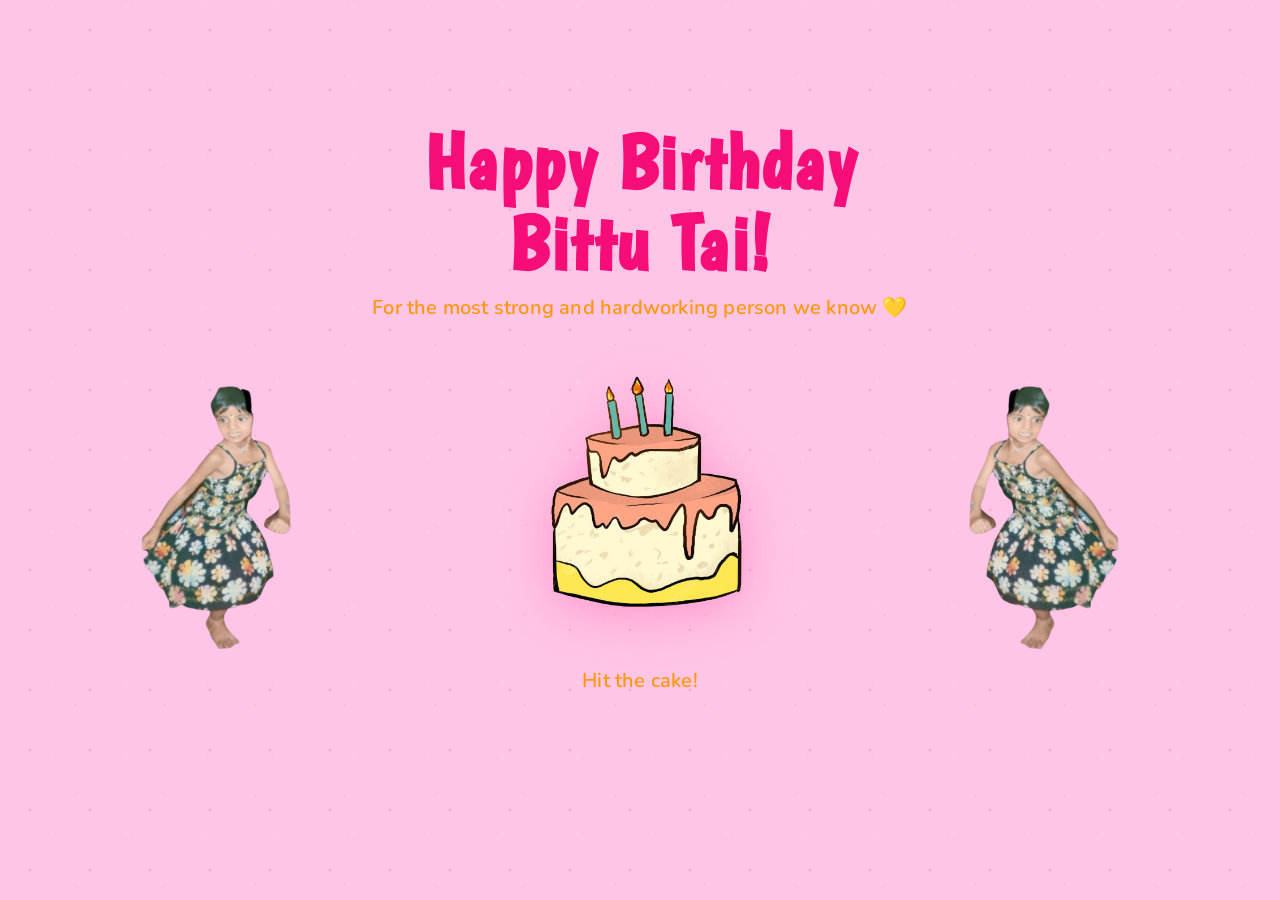
<file: index.html>
<!DOCTYPE html>
<html lang="en">

<head>
    <meta charset="UTF-8">
    <meta name="viewport" content="width=device-width, initial-scale=1.0">
    <title>Happy 25th Birthday Bittu Tai! 🎂</title>

    <!-- Google Fonts: Boogaloo for headings, Nunito for body -->
    <link rel="preconnect" href="https://fonts.googleapis.com">
    <link rel="preconnect" href="https://fonts.gstatic.com" crossorigin>
    <link href="https://fonts.googleapis.com/css2?family=Boogaloo&family=Nunito:wght@400;600;700&display=swap"
        rel="stylesheet">
    <link rel="stylesheet" href="style.css">

</head>

<body>
    <div class="page">

        <audio id="bgMusic" loop>
            <!-- <source src="music.mp3" type="audio/mp3"> -->
        </audio>

        <!-- <div class="age-badge">✨ 25 Years of Amazingness ✨</div> -->

        <h1>Happy Birthday<br>Bittu Tai!</h1>

        <h3>For the most strong and hardworking person we know 💛</h3>

        
        <div class="photo-wrap">
            <img src="left.png" class="side-img left">
            <img src="img1.png" alt="Birthday Cake" class="cake-img" onclick="celebrate()">
            <img src="right.png" class="side-img right">
        </div>

        <p class="cake-btn" onclick="celebrate()">
            Hit the cake!
        </p>

        <p class="message" id="msg">🎉 Wishing you the happiest 25th Birthday! 🎉</p>

    </div>
    <div class="balloon-container"></div>

    <script src="script.js"> </script>

    <style>
        @keyframes fall {
            0% {
                transform: translateY(0) rotate(0deg);
                opacity: 1;
            }

            100% {
                transform: translateY(105vh) rotate(720deg);
                opacity: 0;
            }
        }
    </style>
    
</body>

</html>
</file>
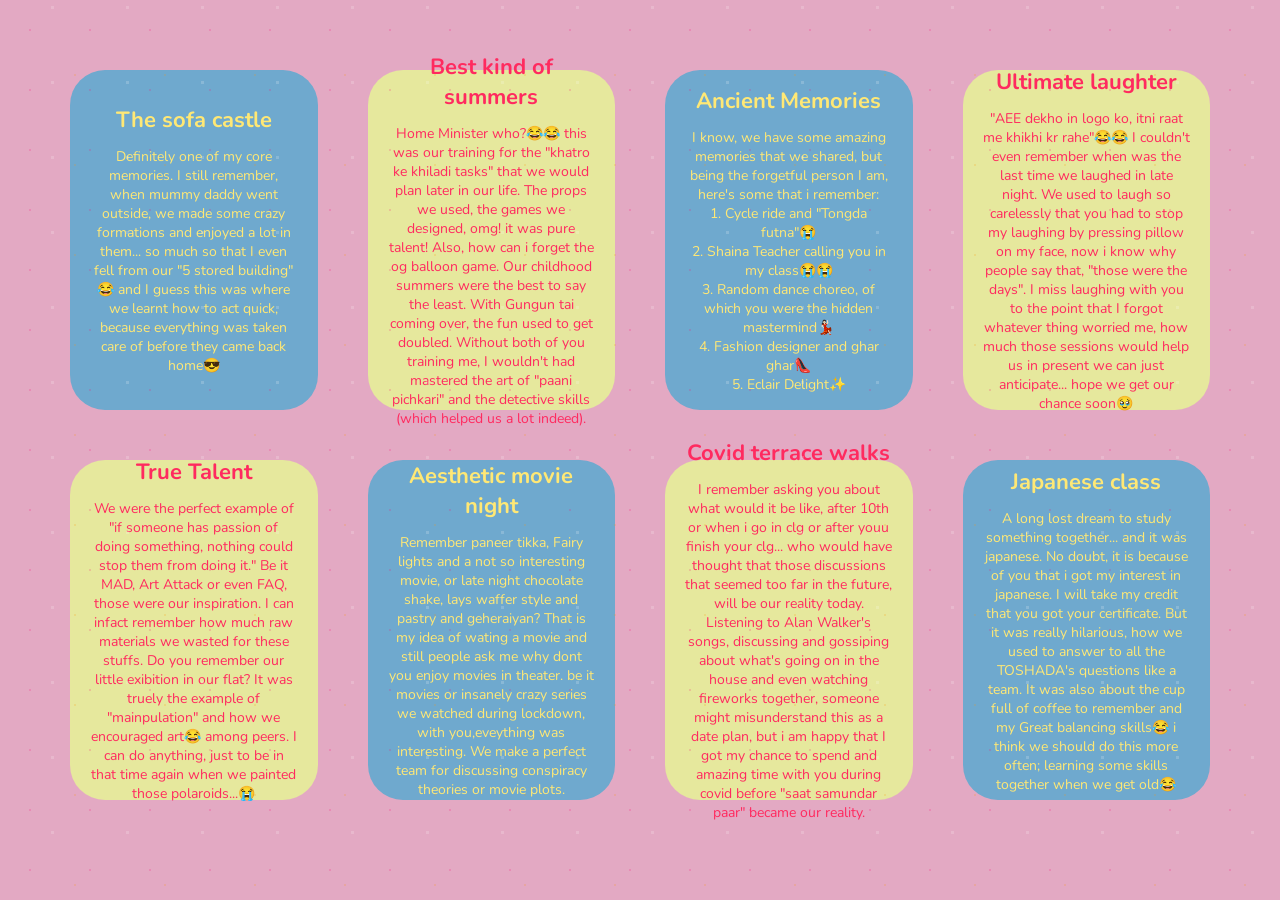
<file: diary.html>
<!DOCTYPE html>
<html lang="en">

<head>
    <meta charset="UTF-8">
    <meta name="viewport" content="width=device-width, initial-scale=1.0">

    <title>Memory Diary</title>

    <link href="https://fonts.googleapis.com/css2?family=Nunito:wght@400;700&display=swap" rel="stylesheet">

    <style>
        body {
            margin: 0;
            background: #e3a9c3;
            font-family: 'Nunito', sans-serif;
        }

        body::before {
            content: '';
            position: fixed;
            inset: 0;
            background-image:
                radial-gradient(circle, #F70D77 1.5px, transparent 1.5px),
                radial-gradient(circle, #FF9809 1.5px, transparent 1.5px),
                radial-gradient(circle, #fff 1.5px, transparent 1.5px);
            background-size: 60px 60px, 90px 90px, 75px 75px;
            background-position: 0 0, 30px 30px, 15px 45px;
            opacity: 0.18;
            pointer-events: none;
            z-index: 0;
        }

        /* grid layout */

        .cards-container {
            display: grid;
            grid-template-columns: repeat(4, 1fr);
            gap: 50px;
            padding: 70px;
        }

        /* cards */

        .card {
            height: 300px;
            border-radius: 35px;
            display: flex;
            flex-direction: column;
            justify-content: center;
            align-items: center;
            text-align: center;
            padding: 20px;
            transition: all 0.35s ease;
        }

        /* hover animation */

        .card:hover {
            transform: translateY(-12px) scale(1.04);
            box-shadow: 0 20px 40px rgba(0, 0, 0, 0.15);
        }

        /* colors */

        .blue {
            background: #6fa9ce;
        }

        .yellow {
            background: #e6e89d;
        }

        /* title */

        .card-title {
            font-size: 22px;
            font-weight: 700;
            margin-bottom: 12px;
        }

        /* description */

        .card-body {
            font-size: 14px;
        }

        /* text colors */

        .yellow-text {
            color: #ffe875;
        }

        .pink-text {
            color: #ff2a5f;
        }
    </style>
</head>


<body>

    <div class="cards-container">

        <div class="card blue">
            <div class="card-title yellow-text">The sofa castle</div>
            <div class="card-body yellow-text">Definitely one of my core memories. I still remember, when mummy daddy
                went outside, we made some crazy formations and enjoyed a lot in them... so much so that I even fell
                from our "5 stored building" 😂 and I guess this was where we learnt how to act quick, because
                everything was taken care of before they came back home😎</div>
        </div>

        <div class="card yellow">
            <div class="card-title pink-text">Best kind of summers</div>
            <div class="card-body pink-text">Home Minister who?😂😂 this was our training for the "khatro ke khiladi
                tasks" that we would plan later in our life. The props we used, the games we designed, omg! it was pure
                talent! Also, how can i forget the og balloon game. Our childhood summers were the best to say the
                least. With Gungun tai coming over, the fun used
                to get doubled. Without both of you training me, I wouldn't had mastered the art of "paani pichkari" and
                the detective skills (which helped us a lot indeed). </div>
        </div>

        <div class="card blue">
            <div class="card-title yellow-text">Ancient Memories</div>
            <div class="card-body yellow-text">I know, we have some amazing memories that we shared, but being the
                forgetful person I am, here's some that i remember: <br>1. Cycle ride and "Tongda futna"😭 <br>2. Shaina
                Teacher calling you in my class😭😭 <br>3. Random dance choreo, of which you were the hidden
                mastermind💃🏻 <br>4. Fashion designer and ghar ghar👠 <br>5. Eclair Delight✨</div>
        </div>

        <div class="card yellow">
            <div class="card-title pink-text">Ultimate laughter</div>
            <div class="card-body pink-text">"AEE dekho in logo ko, itni raat me khikhi kr rahe"😂😂 I couldn't even
                remember when was the last time we laughed in late night. We used to laugh so carelessly that you had to
                stop my laughing by pressing pillow on my face, now i know why people say that, "those were the days". I
                miss laughing with you to the point that I forgot whatever thing worried me, how much those sessions
                would help us in present we can just anticipate... hope we get our chance soon🥹 </div>
        </div>

        <div class="card yellow">
            <div class="card-title pink-text">True Talent</div>
            <div class="card-body pink-text">We were the perfect example of "if someone has passion of doing something,
                nothing could stop them from doing it." Be it MAD, Art Attack or even FAQ, those were our inspiration. I
                can infact remember how much raw materials we wasted for these stuffs. Do you remember our little
                exibition in our flat? It was truely the example of "mainpulation" and how we encouraged art😂 among
                peers. I can do anything, just to be in that time again when we painted those polaroids...😭</div>
        </div>

        <div class="card blue">
            <div class="card-title yellow-text">Aesthetic movie night</div>
            <div class="card-body yellow-text">Remember paneer tikka, Fairy lights and a not so interesting movie, or
                late night chocolate shake, lays waffer style and pastry and geheraiyan? That is my idea of wating a
                movie and still people ask me why dont you enjoy movies in theater. be it movies or insanely crazy
                series we watched during lockdown, with you,eveything was interesting. We make a perfect team for
                discussing conspiracy theories or movie plots.</div>
        </div>

        <div class="card yellow">
            <div class="card-title pink-text">Covid terrace walks</div>
            <div class="card-body pink-text">I remember asking you about what would it be like, after 10th or when i go
                in clg or after youu finish your clg... who would have thought that those discussions that seemed too
                far in the future, will be our reality today. Listening to Alan Walker's songs, discussing and gossiping
                about what's going on in the house and even watching fireworks together, someone might misunderstand
                this as a date plan, but i am happy that I got my chance to spend and amazing time with you during covid
                before "saat samundar paar" became our reality. </div>
        </div>

        <div class="card blue">
            <div class="card-title yellow-text">Japanese class</div>
            <div class="card-body yellow-text">A long lost dream to study something together... and it was japanese. No
                doubt, it is because of you that i got my interest in japanese. I will take my credit that you got your
                certificate. But it was really hilarious, how we used to answer to all the TOSHADA's questions like a
                team. It was also about the cup full of coffee to remember and my Great balancing skills😂 i think we
                should do this more often; learning some skills together when we get old😂 </div>
        </div>

    </div>

</body>

</html>
</file>
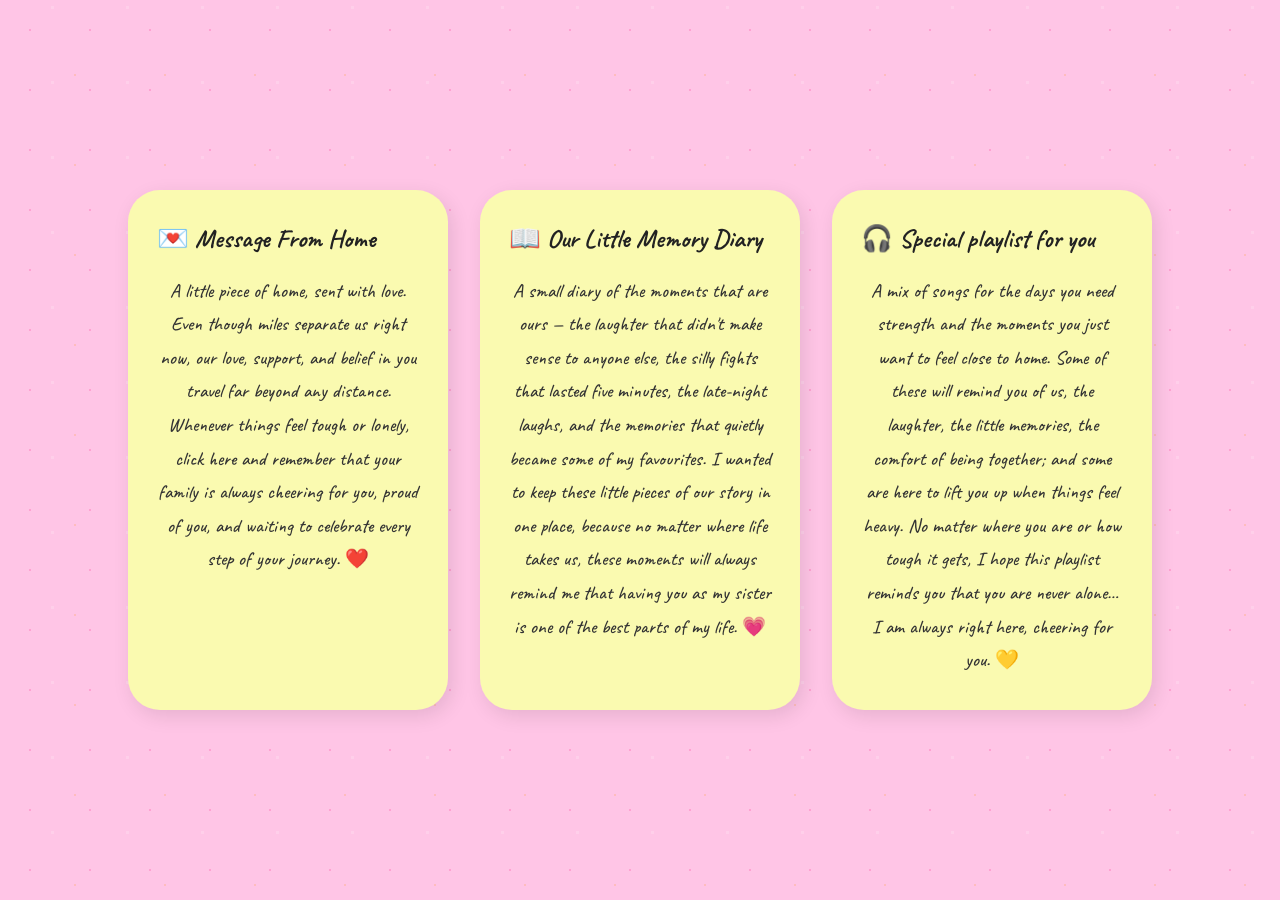
<file: page2.html>
<!DOCTYPE html>
<html lang="en">

<head>
  <meta charset="UTF-8">
  <meta name="viewport" content="width=device-width, initial-scale=1.0">
  <title>For Bittu Tai 💕</title>

  <link rel="preconnect" href="https://fonts.googleapis.com">
  <link rel="preconnect" href="https://fonts.gstatic.com" crossorigin>
  <link href="https://fonts.googleapis.com/css2?family=Caveat:wght@500;700&display=swap" rel="stylesheet">
  <link rel="stylesheet" href="style.css">

  <style>
    *,
    *::before,
    *::after {
      box-sizing: border-box;
      margin: 0;
      padding: 0;
    }

    body::before {
      content: '';
      position: fixed;
      inset: 0;
      background-image:
        radial-gradient(circle, #F70D77 1.5px, transparent 1.5px),
        radial-gradient(circle, #FF9809 1.5px, transparent 1.5px),
        radial-gradient(circle, #fff 1.5px, transparent 1.5px);
      background-size: 60px 60px, 90px 90px, 75px 75px;
      background-position: 0 0, 30px 30px, 15px 45px;
      opacity: 0.18;
      pointer-events: none;
      z-index: 0;
    }

    body {
      background-color: #FFC5E6;
      min-height: 100vh;
      display: flex;
      align-items: center;
      justify-content: center;
      padding: 3rem 1.5rem;
      font-family: 'Caveat', cursive;
    }

    .cards-wrapper {
      display: flex;
      flex-wrap: wrap;
      gap: 2rem;
      justify-content: center;
      max-width: 1100px;
      width: 100%;
    }

    .card {
      background: #FAFAB0;
      border-radius: 32px;
      padding: 2rem 1.8rem;
      width: 100%;
      max-width: 320px;
      box-shadow: 4px 6px 20px rgba(0, 0, 0, 0.10);
      display: flex;
      flex-direction: column;
      gap: 1.2rem;
      animation: fadeUp 0.7s ease both;
      cursor: pointer;
      transition: transform 0.2s ease, box-shadow 0.2s ease;
      text-decoration: none;
      color: inherit;
    }

    .card:hover {
      transform: translateY(-6px) scale(1.02);
      box-shadow: 6px 12px 28px rgba(0, 0, 0, 0.13);
    }

    .card:nth-child(1) {
      animation-delay: 0.1s;
    }

    .card:nth-child(2) {
      animation-delay: 0.25s;
    }

    .card:nth-child(3) {
      animation-delay: 0.4s;
    }

    @keyframes fadeUp {
      from {
        opacity: 0;
        transform: translateY(28px);
      }

      to {
        opacity: 1;
        transform: translateY(0);
      }
    }

    .card-title {
      font-size: clamp(1.3rem, 3.5vw, 1.6rem);
      font-weight: 700;
      color: #222;
      line-height: 1.3;
    }

    .card-body {
      font-size: clamp(1.05rem, 2.5vw, 1.2rem);
      font-weight: 500;
      color: #333;
      line-height: 1.75;
      text-align: center;
    }

    @media (max-width: 720px) {
      .card {
        max-width: 100%;
      }
    }
  </style>
</head>

<body>

  <div class="cards-wrapper">

    <audio id="bgMusic" loop>
      <source src="music.mp3" type="audio/mp3">
    </audio>

    <!-- Card 1: Message From Home -->
    <a class="card" href="https://drive.google.com/drive/folders/1i8ClMDcSlvaOQ01dHPzSbl_RQObsyRHM?usp=sharing">
      <div class="card-title">💌 Message From Home</div>
      <p class="card-body">
        A little piece of home, sent with love. Even though miles separate us right now,
        our love, support, and belief in you travel far beyond any distance. Whenever
        things feel tough or lonely, click here and remember that your family is always
        cheering for you, proud of you, and waiting to celebrate every step of your journey. ❤️
      </p>
    </a>

    <!-- Card 2: Memory Diary -->
    <a class="card" href="diary.html">
      <div class="card-title">📖 Our Little Memory Diary</div>
      <p class="card-body">
        A small diary of the moments that are ours — the laughter that didn't make sense
        to anyone else, the silly fights that lasted five minutes, the late-night laughs,
        and the memories that quietly became some of my favourites. I wanted to keep these
        little pieces of our story in one place, because no matter where life takes us,
        these moments will always remind me that having you as my sister is one of the best
        parts of my life. 💗
      </p>
    </a>

    <!-- Card 3: Songs -->
    <a class="card" href="https://open.spotify.com/playlist/4sb5DjQHjVAI8pZcqJ7XKT?si=45c6ca45cf1b43f6&pt=90b067469128b3dea803427d9952ef7a">
      <div class="card-title">🎧 Special playlist for you</div>
      <p class="card-body">
        A mix of songs for the days you need strength and the moments you just want to feel close to home. Some of these
        will remind you of us, the laughter, the little memories, the comfort of being together; and some are here to
        lift you up when things feel heavy. No matter where you are or how tough it gets, I hope this playlist reminds
        you that you are never alone… I am always right here, cheering for you. 💛
      </p>
    </a>

  </div>
  <div class="balloon-container"></div>
  <script src="script.js"> </script>


</body>

</html>
</file>
<file: style.css>
*,
 *::before,
 *::after {
   box-sizing: border-box;
   margin: 0;
   padding: 0;
 }

 :root {
   --pink-bg: #FFC5E6;
   --hot-pink: #F70D77;
   --orange: #FF9809;
   --white: #fff;
 }

 body {
   background-color: var(--pink-bg);
   min-height: 100vh;
   display: flex;
   align-items: center;
   justify-content: center;
   font-family: 'Nunito', sans-serif;
   overflow-x: hidden;
 }

 /* Subtle confetti dots in background */
 body::before {
   content: '';
   position: fixed;
   inset: 0;
   background-image:
     radial-gradient(circle, #F70D77 1.5px, transparent 1.5px),
     radial-gradient(circle, #FF9809 1.5px, transparent 1.5px),
     radial-gradient(circle, #fff 1.5px, transparent 1.5px);
   background-size: 60px 60px, 90px 90px, 75px 75px;
   background-position: 0 0, 30px 30px, 15px 45px;
   opacity: 0.18;
   pointer-events: none;
   z-index: 0;
 }

 .page {
   position: relative;
   z-index: 1;
   text-align: center;
   padding: 3rem 1.5rem 4rem;
   max-width: 700px;
   width: 100%;
   animation: fadeUp 0.9s ease both;
 }

 @keyframes fadeUp {
   from {
     opacity: 0;
     transform: translateY(32px);
   }

   to {
     opacity: 1;
     transform: translateY(0);
   }
 }

 h1 {
   font-family: 'Boogaloo', cursive;
   color: var(--hot-pink);
   font-size: clamp(2.5rem, 6vw, 5rem);
   line-height: 1.05;
   letter-spacing: 0.02em;
   margin-bottom: 0.6rem;
   animation: fadeUp 0.9s 0.2s ease both;
 }

 h3 {
   font-family: 'Nunito', sans-serif;
   color: var(--orange);
   font-size: clamp(0.95rem, 2.5vw, 1.25rem);
   font-weight: 600;
   letter-spacing: 0.01em;
   margin-bottom: 2.2rem;
   animation: fadeUp 0.9s 0.35s ease both;
 }

 /* Cake image */
 .photo-wrap {
   display: flex;
   justify-content: center;
   margin-bottom: 1.6rem;
   animation: fadeUp 0.9s 0.45s ease both;
 }

 .cake-img {
   width: clamp(180px, 48vw, 280px);
   height: auto;
   filter: drop-shadow(0 8px 24px rgba(247, 13, 119, 0.25));
   transition: transform 0.3s ease;
   cursor: pointer;
 }

 .cake-img:hover {
   transform: scale(1.06) rotate(-2deg);
 }

 .cake-btn {
   font-family: 'Nunito', sans-serif;
   color: var(--orange);
   font-size: clamp(0.95rem, 2.5vw, 1.25rem);
   font-weight: 600;
   letter-spacing: 0.01em;
   margin-bottom: 2.2rem;
   animation: fadeUp 0.9s 0.35s ease both;
 }

 /* Cake button */
 /* .cake-btn {
      display: inline-flex;
      align-items: center;
      gap: 0.5rem;
      background: var(--hot-pink);
      color: var(--white);
      font-family: 'Nunito', sans-serif;
      font-size: clamp(0.9rem, 2.5vw, 1.1rem);
      font-weight: 700;
      letter-spacing: 0.03em;
      border: none;
      border-radius: 999px;
      padding: 0.75rem 2rem;
      cursor: pointer;
      transition: transform 0.15s ease, box-shadow 0.15s ease;
      box-shadow: 0 4px 16px rgba(247,13,119,0.3);
      animation: fadeUp 0.9s 0.55s ease both;
      text-decoration: none;
    }
 
    .cake-btn:hover {
      transform: translateY(-3px) scale(1.04);
      box-shadow: 0 8px 24px rgba(247,13,119,0.4);
    }
 
    .cake-btn:active {
      transform: scale(0.97);
    } */

 /* .cake-icon {
      font-size: 1.3em;
    } */
 .hero {
   position: relative;
   text-align: center;
   padding: 80px 20px;
 }

 .side-img {
   position: absolute;
   width: 150px;
   /* adjust size */
 }

 .left {
   left: -15%;
   top: 10%;
   transform: translateX(-50%);
   animation-delay: 0s;
 }

 .right {
   right: -35%;
   top: 10%;
   transform: translateX(-50%);
   animation-delay: 0.5s;
 }

 .cake {
   width: 200px;
   margin-top: 40px;
 }
@keyframes dance {
  0% {
    transform: translateX(-50%) translateY(0) rotate(-5deg);
  }

  25% {
    transform: translateX(-45%) translateY(-10px) rotate(5deg);
  }

  50% {
    transform: translateX(-50%) translateY(0) rotate(-5deg);
  }

  75% {
    transform: translateX(-55%) translateY(-10px) rotate(5deg);
  }

  100% {
    transform: translateX(-50%) translateY(0) rotate(-5deg);
  }
}
.side-img{
  position: absolute;
  width: 150px;
  animation: dance 2s infinite ease-in-out;
}
 /* Message shown after clicking */
 .message {
   margin-top: 1.8rem;
   font-family: 'Nunito', sans-serif;
   font-size: clamp(1rem, 3vw, 1.3rem);
   color: var(--hot-pink);
   font-weight: 700;
   opacity: 0;
   transform: scale(0.8);
   transition: opacity 0.4s ease, transform 0.4s ease;
   min-height: 2rem;
 }

 .message.show {
   opacity: 1;
   transform: scale(1);
 }

 /* Responsive tweaks */
 @media (max-width: 480px) {
   .page {
     padding: 2rem 1rem 3rem;
   }
 }

 .balloon-container {
   position: fixed;
   bottom: -100px;
   width: 100%;
   pointer-events: none;
 }

 .balloon {
   position: absolute;
   width: 40px;
   height: 50px;
   background: red;
   border-radius: 50%;
   animation: floatUp 6s linear forwards;
 }

 .balloon::after {
   content: "";
   position: absolute;
   width: 2px;
   height: 40px;
   background: #555;
   left: 50%;
   top: 50px;
 }

 @keyframes floatUp {
   0% {
     transform: translateY(0);
     opacity: 1;
   }

   100% {
     transform: translateY(-110vh);
     opacity: 0;
   }
 }
</file>
